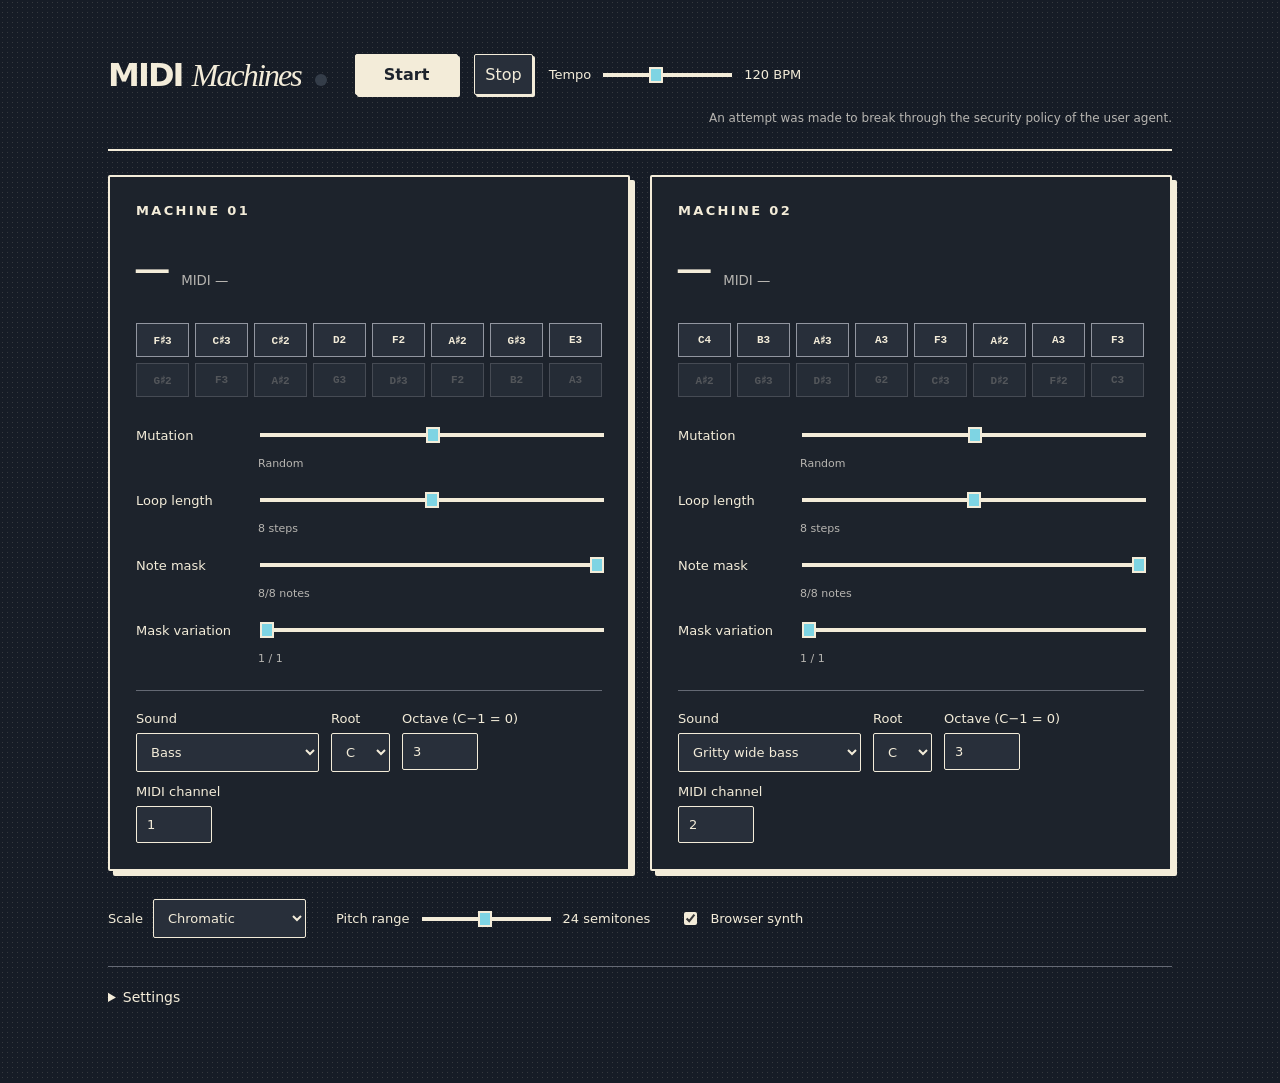
<file: web/index.html>
<!doctype html>
<html lang="en" data-theme="halftone-inverted"><head><meta charset="utf-8"><meta name="viewport" content="width=device-width,initial-scale=1"><meta name="theme-color" content="#161c26"><title>MIDI Machines</title><link rel="icon" type="image/svg+xml" href="favicon.svg"><link rel="stylesheet" href="style.css?v=note-mask-1"></head>
<body><main>
<section class="transport"><h1>MIDI <em>Machines</em><span class="lamp" id="beat"></span></h1><button id="start" disabled>Start</button><button id="stop" disabled>Stop</button><label>Tempo <input id="tempo" type="range" min="40" max="240" value="120"><output id="tempoValue">120 BPM</output></label><span id="status" role="status">Loading engine…</span></section>
<div class="machines" id="machines"></div>
<section class="shared"><label>Scale <select id="scale"></select></label><label>Pitch range <input id="range" type="range" min="0" max="255" value="125"><output id="rangeValue"></output></label><label class="check"><input id="sound" type="checkbox" checked> Browser synth</label></section>
<details><summary>Settings</summary><div class="appearance"><label for="theme">Theme</label><select id="theme"><option value="forest">Forest · green</option><option value="graphite">Graphite · amber</option><option value="ocean">Ocean · blue</option><option value="violet">Violet · purple</option><option value="monochrome">Black &amp; white</option><option value="halftone">Halftone · ink &amp; paper</option><option value="halftone-inverted" selected>Halftone · inverted</option></select></div><div class="settings"><label>Note subdivision <select id="subdivision"><option value="16">Sixteenth notes · 1/16</option><option value="8">Eighth notes · 1/8</option><option value="4">Quarter notes · 1/4</option></select></label><button id="enableMidi">Enable MIDI</button><label>MIDI input <select id="midiIn"><option value="">None</option></select></label><label>MIDI output <select id="midiOut"><option value="">None</option></select></label><label class="check"><input id="clockOnly" type="checkbox"> Clock &amp; transport only</label><label class="check"><input id="screen" type="checkbox"> Use as hardware screen</label><button id="readHardware" disabled>Read hardware</button><button id="applyHardware" disabled>Apply to hardware</button><span id="hardwareStatus" role="status">Hardware editor · read settings to connect</span><button id="download">Download CONFIG.TXT</button></div><p class="hint">Clock &amp; transport only ignores incoming notes and CCs; MIDI Clock, Start, Stop and Continue still work. Hardware screen follows incoming notes, knobs and clock silently when this filter is off. Stop/start the hardware after connecting. Download configuration, copy it to the hardware’s USB drive, then safely eject to apply.</p></details>
</main><script type="module" src="app.js?v=secondary-cc-1"></script></body></html>
</file>
<file: web/style.css>
:root{--bg:#111512;--panel:#1b201c;--line:#353c33;--muted:#9ba494;--text:#e7e8d9;--lime:#d8ed9e;--orange:#e3a477;--blue:#9abfc5;--surface:#252c24;--hover:#36412d;--step-bg:#30372e;--map-border:#4c583d;--border:#444b3d;--button-text:#20291a;--button-hover:#e7f5c3}
:root{color-scheme:dark;font-family:system-ui,sans-serif;background:var(--bg);color:var(--text)}*{box-sizing:border-box}body{margin:0}main{max-width:1120px;margin:0 auto;padding:54px 28px}h1{font-size:32px;letter-spacing:-.06em;margin:0 12px 0 0;font-weight:650;white-space:nowrap}h1 em{font-family:Georgia,serif;font-weight:400;color:var(--lime)}p{color:var(--muted);line-height:1.6}.lamp{display:inline-block;width:12px;height:12px;background:var(--step-bg);border-radius:50%;margin-left:14px}.lamp.on{background:var(--lime);box-shadow:0 0 18px var(--lime)}.transport{display:flex;gap:16px;align-items:center;flex-wrap:wrap;padding:0 0 24px}button,select,input[type=number]{font:inherit;background:var(--surface);border:1px solid var(--line);border-radius:5px;color:inherit;padding:10px}button{cursor:pointer}button:hover{border-color:var(--lime)}button:disabled{opacity:.4;cursor:default}#start{background:var(--lime);color:var(--button-text);font-weight:650;padding-inline:28px}#status{font-size:12px;color:var(--muted);margin-left:auto}label{display:flex;gap:10px;align-items:center;font-size:13px}input[type=range]{accent-color:var(--lime);min-width:80px;cursor:pointer}.machines{display:grid;grid-template-columns:1fr 1fr;gap:20px}.machine{padding:26px;background:var(--panel);border:1px solid var(--border);border-radius:9px}.machine h2{font-size:13px;font-weight:500;letter-spacing:.18em;color:var(--muted);margin:0}.readout{display:flex;align-items:baseline;gap:16px;margin:22px 0}.note{font-family:monospace;font-size:54px;letter-spacing:-.06em}.readout small{color:var(--muted)}.bits{display:flex;gap:5px;margin:18px 0 28px}.bit{height:21px;flex:1;background:var(--step-bg);border:1px solid var(--map-border);border-radius:2px}.bit.active{background:var(--lime)}.bit.head{outline:2px solid var(--text);outline-offset:2px}.control{display:grid;grid-template-columns:110px 1fr;gap:12px;margin:20px 0}.control output{grid-column:2;font-size:11px;color:var(--muted)}.control input{width:100%}.voice-settings{display:flex;gap:12px;flex-wrap:wrap;border-top:1px solid var(--line);padding-top:20px;margin-top:25px}.voice-settings label{flex-direction:column;align-items:flex-start;gap:7px}.voice-settings input{width:76px}.shared{display:flex;flex-wrap:wrap;gap:30px;padding:28px 0}.check{white-space:nowrap}details{border-top:1px solid var(--line);padding:22px 0}summary{cursor:pointer;font-size:14px}.settings{display:flex;gap:18px;flex-wrap:wrap;margin-top:24px}.settings label{flex-wrap:wrap}.hint{font-size:12px;max-width:760px}output{white-space:nowrap}@media(max-width:740px){main{padding:28px 18px}.machines{grid-template-columns:1fr}.shared{flex-direction:column;align-items:flex-start}.transport label{width:100%}.transport input{flex:1}#status{margin-left:0}.machine{padding:22px}}

/* Palettes ported from MIDI Grids. */
:root[data-theme="graphite"]{--bg:#161616;--panel:#222222;--line:#414141;--muted:#b0aaa0;--text:#ede7db;--lime:#efbd70;--orange:#e39882;--blue:#b2bfcc;--surface:#303030;--hover:#43403a;--transport:#292929;--map-bg:#2b2925;--step-bg:#373531;--trigger:#a17a43;--snare-trigger:#9f6555;--hat-trigger:#6f7e8d;--map-border:#65553e;--border:#514b42;--button-text:#2a2011;--button-hover:#ffd69a}
:root[data-theme="ocean"]{--bg:#10171f;--panel:#192530;--line:#354859;--muted:#a0b4c4;--text:#e0edf5;--lime:#85d4f1;--orange:#edb084;--blue:#b1afef;--surface:#233544;--hover:#304b60;--transport:#1e2d3a;--map-bg:#1c3140;--step-bg:#2b4050;--trigger:#4b8aa5;--snare-trigger:#a57650;--hat-trigger:#7975ad;--map-border:#3e657c;--border:#40596c;--button-text:#102b38;--button-hover:#b3e8fb}
:root[data-theme="violet"]{--bg:#19131e;--panel:#271f2f;--line:#4b3b55;--muted:#b9a7c3;--text:#f0e5f4;--lime:#d6a7f0;--orange:#f0adba;--blue:#a2d6ce;--surface:#35293e;--hover:#4a365a;--transport:#2e2337;--map-bg:#32243d;--step-bg:#403148;--trigger:#9163ab;--snare-trigger:#a96a78;--hat-trigger:#628e88;--map-border:#6d4b80;--border:#5b4467;--button-text:#301b3d;--button-hover:#e9c9fb}
:root[data-theme="monochrome"]{--bg:#111111;--panel:#1e1e1e;--line:#444444;--muted:#aaaaaa;--text:#eeeeee;--lime:#ffffff;--orange:#dddddd;--blue:#bbbbbb;--surface:#2c2c2c;--hover:#414141;--transport:#252525;--map-bg:#262626;--step-bg:#363636;--trigger:#999999;--snare-trigger:#888888;--hat-trigger:#777777;--map-border:#666666;--border:#555555;--button-text:#111111;--button-hover:#dddddd}
:root[data-theme="halftone"]{
  color-scheme:light;
  --bg:#f3ecd9;--panel:#faf5e8;--line:#beb5a3;--muted:#62594f;
  --text:#25211f;--lime:#25211f;--orange:#b73b27;--blue:#176476;
  --surface:#eee5d2;--hover:#e1d6bf;--transport:#eee5d2;
  --map-bg:#eee5d2;--step-bg:#e5dcc9;--trigger:#62594f;
  --snare-trigger:#b73b27;--hat-trigger:#176476;
  --map-border:#807465;--border:#25211f;
  --button-text:#faf5e8;--button-hover:#49413b;
}
:root[data-theme="halftone-inverted"]{
  color-scheme:dark;
  --bg:#161c26;--panel:#1d232c;--line:#646974;--muted:#b7b5b1;
  --text:#f3ecd9;--lime:#f3ecd9;--orange:#7ed4e3;--blue:#f3a18c;
  --surface:#282f3a;--hover:#38414d;--transport:#242b36;
  --map-bg:#242b36;--step-bg:#343d49;--trigger:#c0baae;
  --snare-trigger:#7ed4e3;--hat-trigger:#f3a18c;
  --map-border:#9296a0;--border:#f3ecd9;
  --button-text:#1d232c;--button-hover:#fff9ec;
  --print-dot:#f3ecd925;--print-map-dot:#f3ecd930;
  --print-crosshair:#f3ecd980;--print-blend:screen;
}

body{background-color:var(--bg)}
button:hover{background:var(--hover)}
#start:hover{background:var(--button-hover)}
input[type=checkbox]{accent-color:var(--lime)}
button:focus-visible,input:focus-visible,select:focus-visible,summary:focus-visible{outline:2px solid var(--lime);outline-offset:4px}
.appearance{display:flex;align-items:center;gap:16px;padding-top:22px}
.appearance select{max-width:100%}
:root:is([data-theme="halftone"],[data-theme="halftone-inverted"]){--print-dot:#25211f25}
:root[data-theme="halftone-inverted"]{--print-dot:#f3ecd925}
:root:is([data-theme="halftone"],[data-theme="halftone-inverted"]) body{background-image:radial-gradient(var(--print-dot) .65px,transparent .85px);background-size:5px 5px}
:root:is([data-theme="halftone"],[data-theme="halftone-inverted"]) .machine{border:2px solid var(--text);border-radius:2px;box-shadow:5px 5px 0 var(--text)}
:root:is([data-theme="halftone"],[data-theme="halftone-inverted"]) .transport{border-bottom:2px solid var(--text);margin-bottom:24px}
:root:is([data-theme="halftone"],[data-theme="halftone-inverted"]) button,
:root:is([data-theme="halftone"],[data-theme="halftone-inverted"]) select,
:root:is([data-theme="halftone"],[data-theme="halftone-inverted"]) input[type=number]{border-color:var(--text);border-radius:2px}
:root:is([data-theme="halftone"],[data-theme="halftone-inverted"]) button{box-shadow:2px 2px 0 var(--text)}
:root:is([data-theme="halftone"],[data-theme="halftone-inverted"]) button:active:not(:disabled){transform:translate(1px,1px);box-shadow:1px 1px 0 var(--text)}
:root:is([data-theme="halftone"],[data-theme="halftone-inverted"]) .machine h2{color:var(--text);font-weight:750}
:root:is([data-theme="halftone"],[data-theme="halftone-inverted"]) .bit{border-radius:0}
:root:is([data-theme="halftone"],[data-theme="halftone-inverted"]) .bit.active{background-image:radial-gradient(var(--panel) .7px,transparent .9px);background-size:3px 3px}
:root:is([data-theme="halftone"],[data-theme="halftone-inverted"]) input[type=range]{appearance:none;background:transparent;height:16px}
:root:is([data-theme="halftone"],[data-theme="halftone-inverted"]) input[type=range]::-webkit-slider-runnable-track{height:4px;background:var(--text)}
:root:is([data-theme="halftone"],[data-theme="halftone-inverted"]) input[type=range]::-webkit-slider-thumb{appearance:none;width:14px;height:16px;margin-top:-6px;border:2px solid var(--text);border-radius:0;background:var(--orange)}
:root:is([data-theme="halftone"],[data-theme="halftone-inverted"]) input[type=range]::-moz-range-track{height:4px;background:var(--text)}
:root:is([data-theme="halftone"],[data-theme="halftone-inverted"]) input[type=range]::-moz-range-thumb{width:10px;height:12px;border:2px solid var(--text);border-radius:0;background:var(--orange)}

/* Fixed sequence slots: labels stay in place while the playhead advances. */
.bits{display:grid;grid-template-columns:repeat(8,minmax(0,1fr));gap:6px}
.bit{height:auto;min-height:34px;display:flex;align-items:center;justify-content:center;font:600 11px ui-monospace,monospace;color:var(--muted);opacity:.35}
.bit.active{background:var(--surface);color:var(--text);opacity:1}
.bit.head{background:var(--lime);color:var(--button-text);outline:2px solid var(--text);outline-offset:1px}
:root:is([data-theme="halftone"],[data-theme="halftone-inverted"]) .bit.active{background-image:none}

.bit.active.masked{color:var(--muted);text-decoration:line-through;opacity:.5}
.bit.head.masked{opacity:1;background:var(--step-bg);color:var(--text)}
</file>
